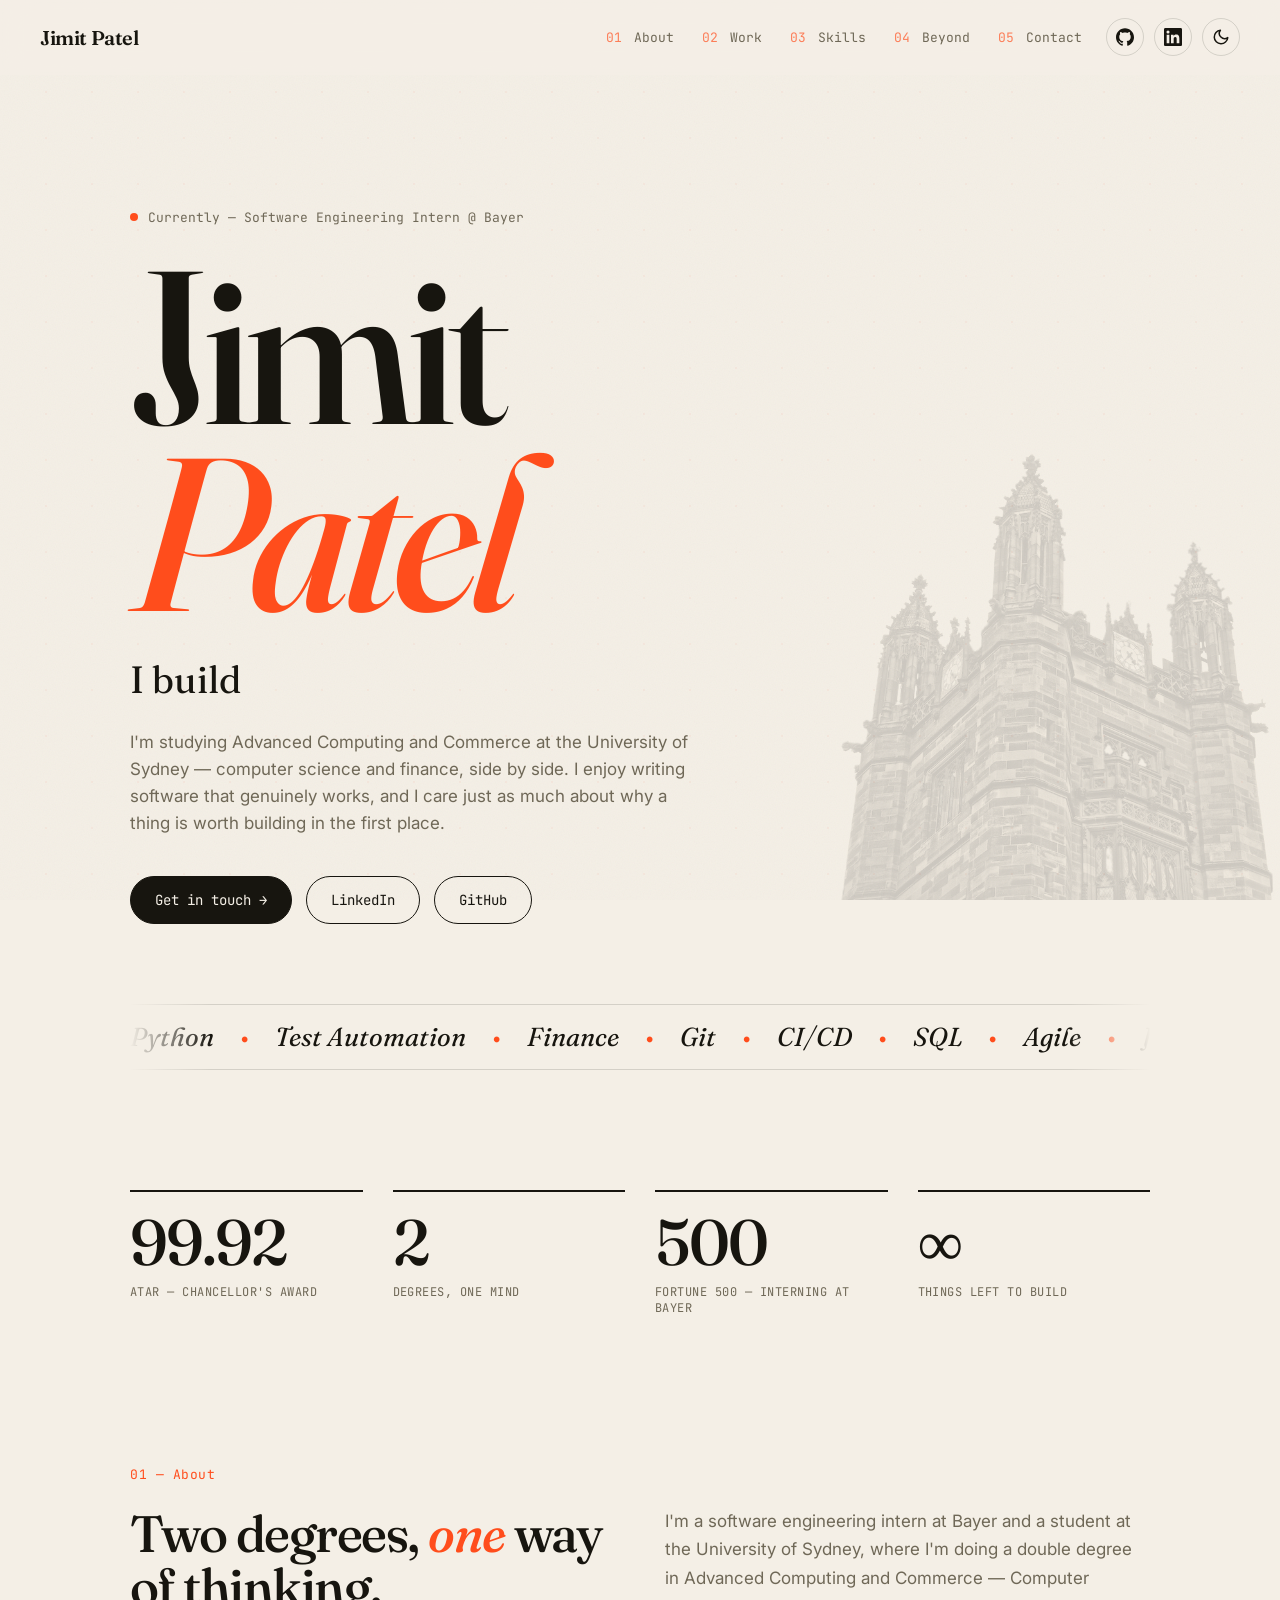
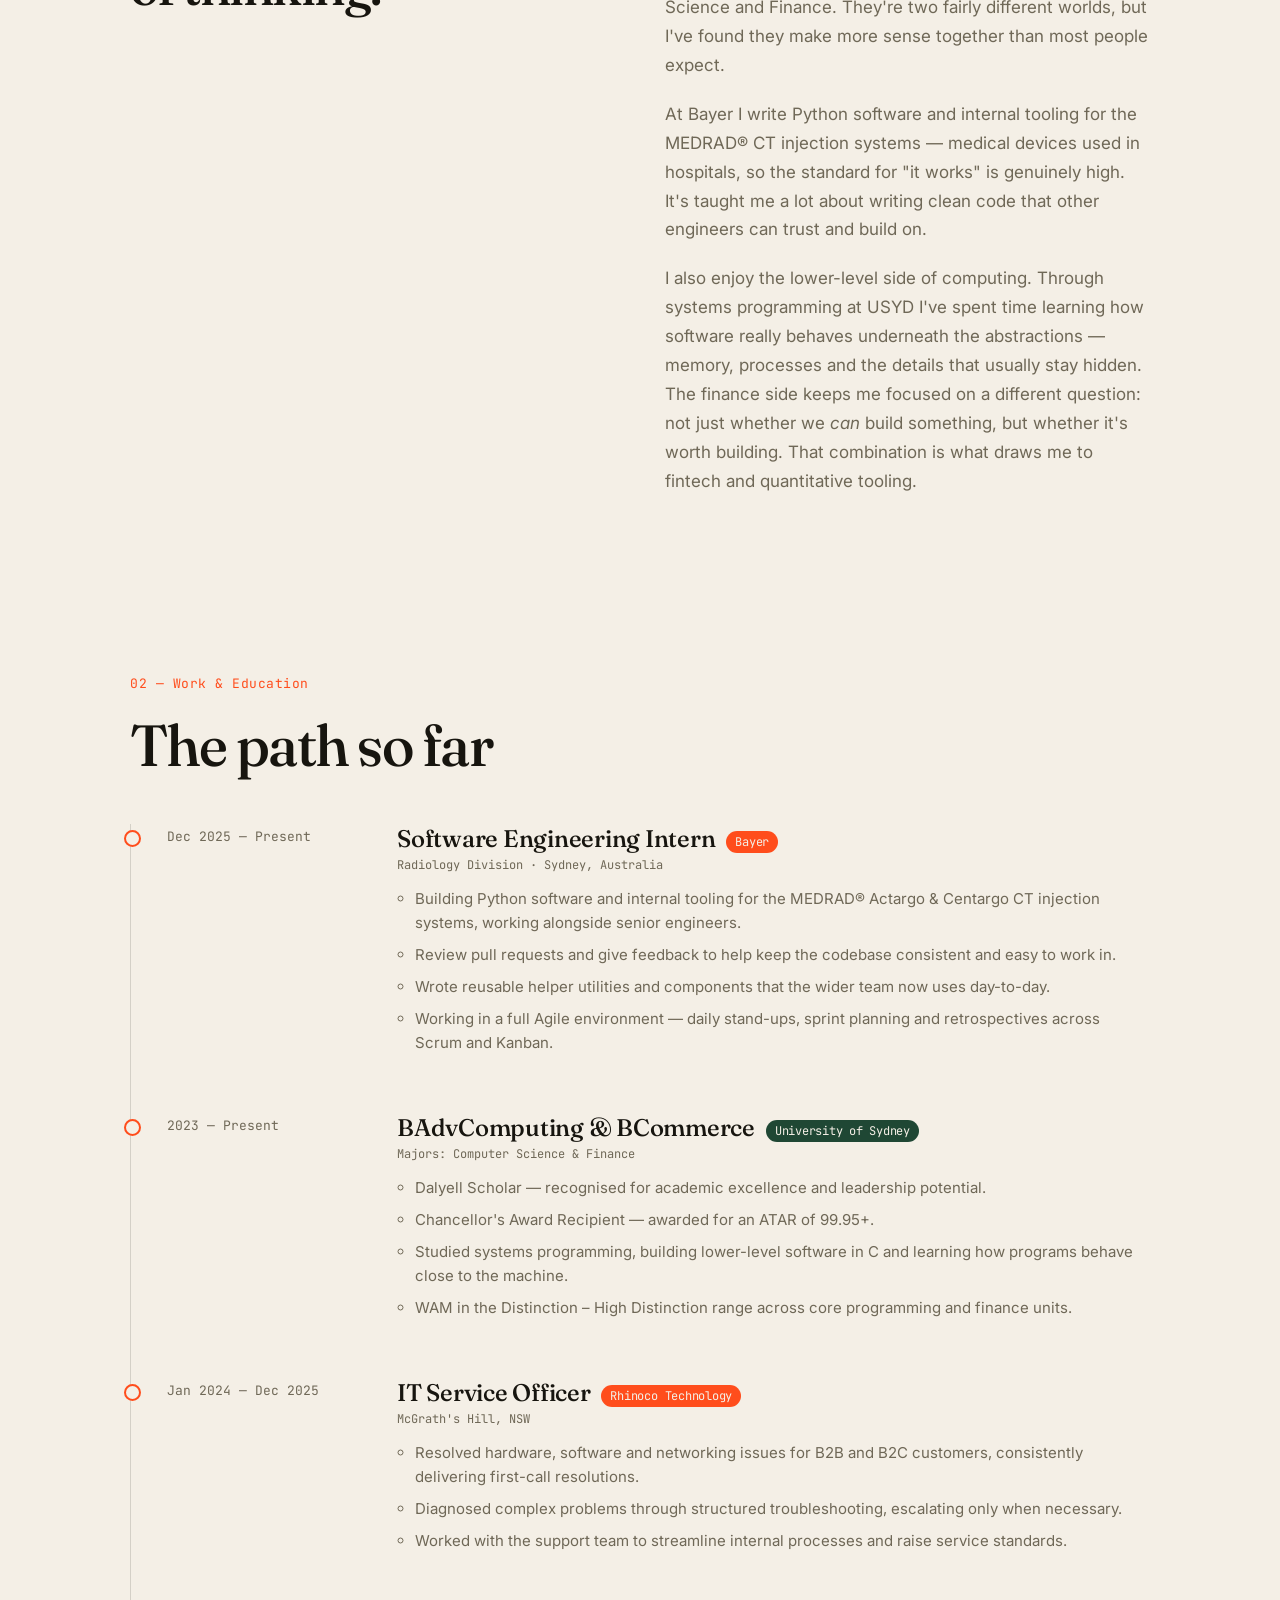
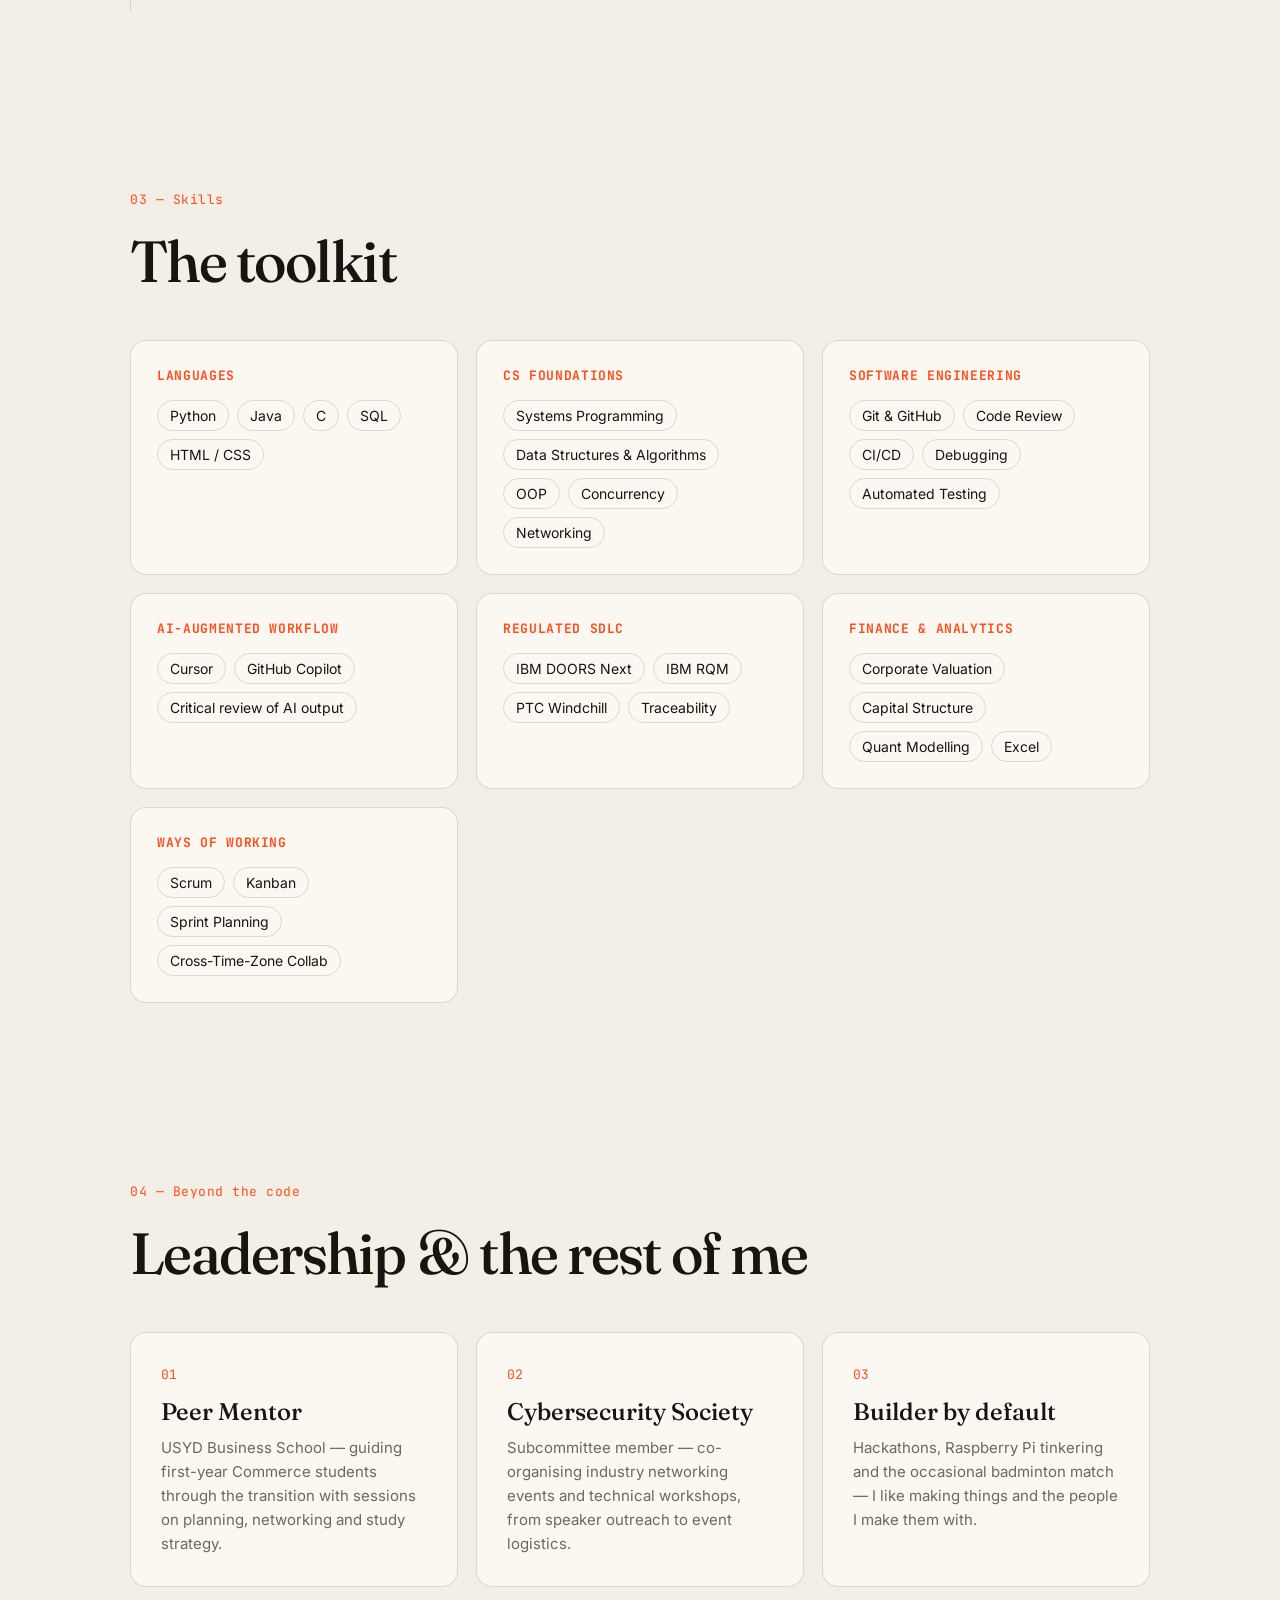
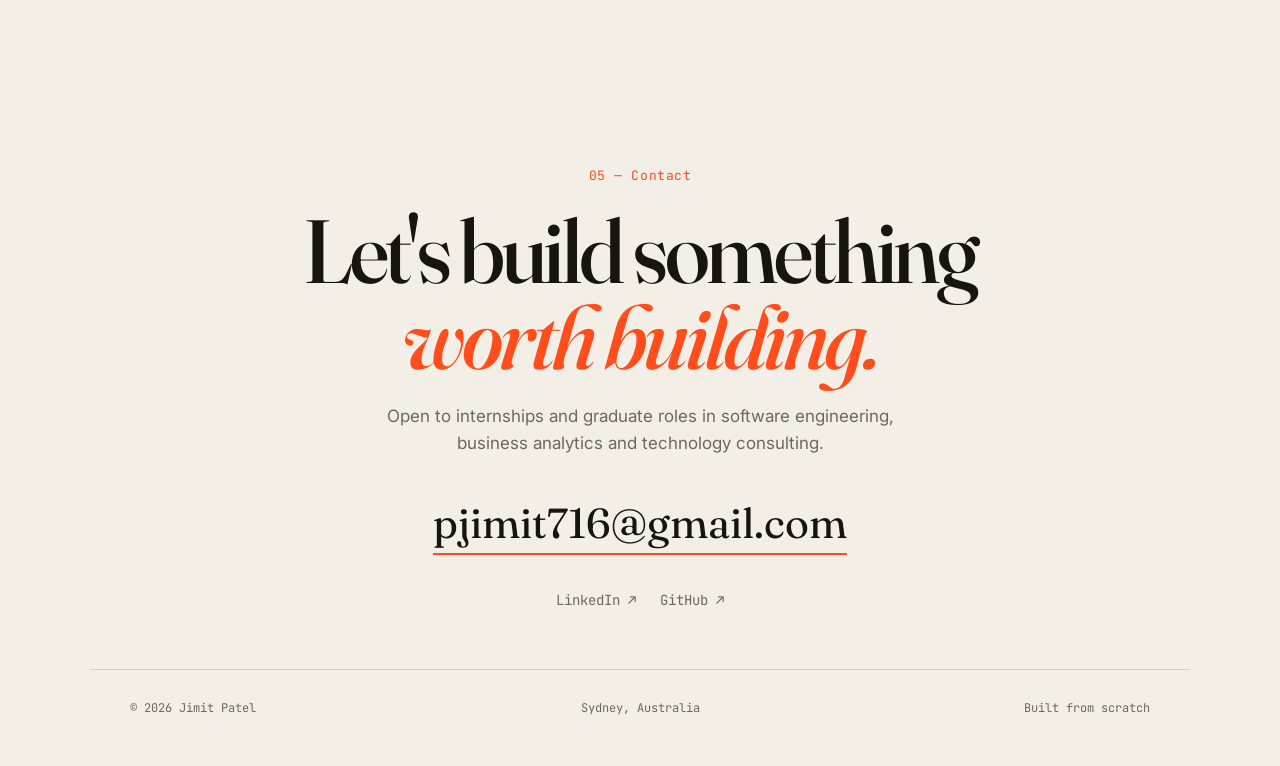
<file: index.html>
<!DOCTYPE html>
<html lang="en">
<head>
<meta charset="UTF-8">
<meta name="viewport" content="width=device-width, initial-scale=1.0">
<script>
  (function () {
    try {
      var t = localStorage.getItem('theme');
      if (!t) t = matchMedia('(prefers-color-scheme: dark)').matches ? 'dark' : 'light';
      document.documentElement.setAttribute('data-theme', t);
    } catch (e) {}
  })();
</script>
<title>Jimit Patel — Software Engineer & Commerce Student | Sydney</title>
<meta name="description" content="Jimit Patel — Software Engineering Intern at Bayer. Advanced Computing & Commerce at the University of Sydney. Building at the intersection of technology and business.">
<meta name="keywords" content="Jimit Patel, Jimit Patel Sydney, Jimit Patel USYD, software engineer Sydney, computer science student Australia, Bayer intern, Advanced Computing USYD">
<meta name="author" content="Jimit Patel">
<meta name="robots" content="index, follow">
<link rel="canonical" href="https://jimit.xyz">
<link rel="icon" type="image/svg+xml" href="favicon.svg">

<!-- Geo targeting: Australia & India -->
<meta name="geo.region" content="AU-NSW">
<meta name="geo.placename" content="Sydney, New South Wales, Australia">

<!-- Open Graph (controls how link looks when shared on LinkedIn, WhatsApp etc) -->
<meta property="og:type" content="profile">
<meta property="og:title" content="Jimit Patel — Software Engineer & Commerce Student">
<meta property="og:description" content="Software Engineering Intern at Bayer. Advanced Computing & Commerce at the University of Sydney.">
<meta property="og:url" content="https://jimit.xyz">
<meta property="og:site_name" content="Jimit Patel">
<meta property="profile:first_name" content="Jimit">
<meta property="profile:last_name" content="Patel">

<!-- Structured data: tells Google exactly who you are -->
<script type="application/ld+json">
{
  "@context": "https://schema.org",
  "@type": "Person",
  "name": "Jimit Patel",
  "url": "https://jimit.xyz",
  "jobTitle": "Software Engineering Intern",
  "worksFor": { "@type": "Organization", "name": "Bayer" },
  "alumniOf": { "@type": "CollegeOrUniversity", "name": "University of Sydney" },
  "address": { "@type": "PostalAddress", "addressLocality": "Sydney", "addressCountry": "AU" },
  "sameAs": [
    "https://github.com/Jimit-Bayer",
    "https://www.linkedin.com/in/-jimit-patel"
  ]
}
</script>

<link rel="preconnect" href="https://fonts.googleapis.com">
<link rel="preconnect" href="https://fonts.gstatic.com" crossorigin>
<link href="https://fonts.googleapis.com/css2?family=Fraunces:ital,opsz,wght@0,9..144,300..900;1,9..144,300..900&family=Inter:wght@300;400;500;600&family=JetBrains+Mono:wght@400;500&display=swap" rel="stylesheet">
<link rel="stylesheet" href="style.css">
</head>

<body>

<canvas id="grid" aria-hidden="true"></canvas>
<div class="grain" aria-hidden="true"></div>
<div class="cursor-glow" aria-hidden="true"></div>

<div class="quad-bg" aria-hidden="true"></div>

<nav>
  <a href="#top" class="brand">Jimit Patel</a>
  <div class="nav-right">
    <div class="nav-links" id="navLinks">
      <a href="#about"><span>01</span> About</a>
      <a href="#work"><span>02</span> Work</a>
      <a href="#skills"><span>03</span> Skills</a>
      <a href="#beyond"><span>04</span> Beyond</a>
      <a href="#contact"><span>05</span> Contact</a>
    </div>
    <div class="nav-icons">
      <a class="icon-btn" href="https://github.com/Jimit-Bayer" target="_blank" rel="noopener" aria-label="GitHub">
        <svg viewBox="0 0 24 24" fill="currentColor" aria-hidden="true"><path d="M12 .297c-6.63 0-12 5.373-12 12 0 5.303 3.438 9.8 8.205 11.385.6.113.82-.258.82-.577 0-.285-.01-1.04-.015-2.04-3.338.724-4.042-1.61-4.042-1.61C4.422 18.07 3.633 17.7 3.633 17.7c-1.087-.744.084-.729.084-.729 1.205.084 1.838 1.236 1.838 1.236 1.07 1.835 2.809 1.305 3.495.998.108-.776.417-1.305.76-1.605-2.665-.3-5.466-1.332-5.466-5.93 0-1.31.465-2.38 1.235-3.22-.135-.303-.54-1.523.105-3.176 0 0 1.005-.322 3.3 1.23.96-.267 1.98-.399 3-.405 1.02.006 2.04.138 3 .405 2.28-1.552 3.285-1.23 3.285-1.23.645 1.653.24 2.873.12 3.176.765.84 1.23 1.91 1.23 3.22 0 4.61-2.805 5.625-5.475 5.92.42.36.81 1.096.81 2.22 0 1.606-.015 2.896-.015 3.286 0 .315.21.69.825.57C20.565 22.092 24 17.592 24 12.297c0-6.627-5.373-12-12-12"/></svg>
      </a>
      <a class="icon-btn" href="https://www.linkedin.com/in/-jimit-patel" target="_blank" rel="noopener" aria-label="LinkedIn">
        <svg viewBox="0 0 24 24" fill="currentColor" aria-hidden="true"><path d="M20.447 20.452h-3.554v-5.569c0-1.328-.027-3.037-1.852-3.037-1.853 0-2.136 1.445-2.136 2.939v5.667H9.351V9h3.414v1.561h.046c.477-.9 1.637-1.85 3.37-1.85 3.601 0 4.267 2.37 4.267 5.455v6.286zM5.337 7.433a2.062 2.062 0 01-2.063-2.065 2.064 2.064 0 112.063 2.065zm1.782 13.019H3.555V9h3.564v11.452zM22.225 0H1.771C.792 0 0 .774 0 1.729v20.542C0 23.227.792 24 1.771 24h20.451C23.2 24 24 23.227 24 22.271V1.729C24 .774 23.2 0 22.222 0h.003z"/></svg>
      </a>
      <button class="icon-btn theme-toggle" id="themeToggle" aria-label="Toggle dark mode">
        <svg class="icon-moon" viewBox="0 0 24 24" fill="none" stroke="currentColor" stroke-width="2" stroke-linecap="round" stroke-linejoin="round" aria-hidden="true"><path d="M21 12.79A9 9 0 1 1 11.21 3 7 7 0 0 0 21 12.79z"/></svg>
        <svg class="icon-sun" viewBox="0 0 24 24" fill="none" stroke="currentColor" stroke-width="2" stroke-linecap="round" stroke-linejoin="round" aria-hidden="true"><circle cx="12" cy="12" r="5"/><line x1="12" y1="1" x2="12" y2="3"/><line x1="12" y1="21" x2="12" y2="23"/><line x1="4.22" y1="4.22" x2="5.64" y2="5.64"/><line x1="18.36" y1="18.36" x2="19.78" y2="19.78"/><line x1="1" y1="12" x2="3" y2="12"/><line x1="21" y1="12" x2="23" y2="12"/><line x1="4.22" y1="19.78" x2="5.64" y2="18.36"/><line x1="18.36" y1="5.64" x2="19.78" y2="4.22"/></svg>
      </button>
    </div>
    <button class="nav-toggle" id="navToggle" aria-label="Toggle menu" aria-expanded="false">
      <span></span><span></span><span></span>
    </button>
  </div>
</nav>

<header class="hero" id="top">
  <p class="eyeline" data-reveal><span class="dot"></span> Currently — Software Engineering Intern @ Bayer</p>

  <h1 data-reveal>
    <span class="line">Jimit</span>
    <span class="line accent">Patel</span>
  </h1>

  <p class="role" data-reveal>
    <span class="role-static">I build </span><span class="role-rotate" id="rotator">reliable systems</span>
  </p>

  <p class="lede" data-reveal>
    I'm studying Advanced Computing and Commerce at the University of Sydney — computer
    science and finance, side by side. I enjoy writing software that genuinely works, and
    I care just as much about why a thing is worth building in the first place.
  </p>

  <div class="buttons" data-reveal>
    <a class="btn primary magnetic" href="#contact">Get in touch <span aria-hidden="true">→</span></a>
    <a class="btn ghost magnetic" href="https://www.linkedin.com/in/-jimit-patel" target="_blank" rel="noopener">LinkedIn</a>
    <a class="btn ghost magnetic" href="https://github.com/Jimit-Bayer" target="_blank" rel="noopener">GitHub</a>
  </div>

  <div class="marquee" aria-hidden="true">
    <div class="marquee-track">
      <span>Python</span><span>•</span><span>Test Automation</span><span>•</span><span>Finance</span><span>•</span><span>Git</span><span>•</span><span>CI/CD</span><span>•</span><span>SQL</span><span>•</span><span>Agile</span><span>•</span><span>Java</span><span>•</span>
      <span>Python</span><span>•</span><span>Test Automation</span><span>•</span><span>Finance</span><span>•</span><span>Git</span><span>•</span><span>CI/CD</span><span>•</span><span>SQL</span><span>•</span><span>Agile</span><span>•</span><span>Java</span><span>•</span>
    </div>
  </div>
</header>

<section class="stats" id="stats">
  <div class="stat" data-reveal>
    <span class="num" data-count="99.95" data-decimals="2">0</span>
    <span class="label">ATAR — Chancellor's Award</span>
  </div>
  <div class="stat" data-reveal>
    <span class="num" data-count="2">0</span>
    <span class="label">Degrees, one mind</span>
  </div>
  <div class="stat" data-reveal>
    <span class="num"><span data-count="500">0</span></span>
    <span class="label">Fortune 500 — interning at Bayer</span>
  </div>
  <div class="stat" data-reveal>
    <span class="num">∞</span>
    <span class="label">Things left to build</span>
  </div>
</section>

<section id="about">
  <p class="section-tag" data-reveal>01 — About</p>
  <div class="about-grid">
    <h2 data-reveal>Two degrees, <em>one</em> way of thinking.</h2>
    <div class="about-body">
      <p data-reveal>
        I'm a software engineering intern at Bayer and a student at the University of Sydney,
        where I'm doing a double degree in Advanced Computing and Commerce — Computer Science
        and Finance. They're two fairly different worlds, but I've found they make more sense
        together than most people expect.
      </p>
      <p data-reveal>
        At Bayer I write Python software and internal tooling for the MEDRAD® CT injection
        systems — medical devices used in hospitals, so the standard for "it works" is genuinely
        high. It's taught me a lot about writing clean code that other engineers can trust and build on.
      </p>
      <p data-reveal>
        I also enjoy the lower-level side of computing. Through systems programming at USYD I've
        spent time learning how software really behaves underneath the abstractions — memory,
        processes and the details that usually stay hidden. The finance side keeps me focused on
        a different question: not just whether we <em>can</em> build something, but whether it's
        worth building. That combination is what draws me to fintech and quantitative tooling.
      </p>
    </div>
  </div>
</section>

<section id="work">
  <p class="section-tag" data-reveal>02 — Work &amp; Education</p>
  <h2 class="section-head" data-reveal>The path so far</h2>

  <ol class="timeline">
    <li class="tl-item" data-reveal>
      <div class="tl-time">Dec 2025 — Present</div>
      <div class="tl-card">
        <h3>Software Engineering Intern <span class="org">Bayer</span></h3>
        <p class="place">Radiology Division · Sydney, Australia</p>
        <ul>
          <li>Building Python software and internal tooling for the MEDRAD® Actargo &amp; Centargo CT injection systems, working alongside senior engineers.</li>
          <li>Review pull requests and give feedback to help keep the codebase consistent and easy to work in.</li>
          <li>Wrote reusable helper utilities and components that the wider team now uses day-to-day.</li>
          <li>Working in a full Agile environment — daily stand-ups, sprint planning and retrospectives across Scrum and Kanban.</li>
        </ul>
      </div>
    </li>

    <li class="tl-item" data-reveal>
      <div class="tl-time">2023 — Present</div>
      <div class="tl-card edu">
        <h3>BAdvComputing &amp; BCommerce <span class="org">University of Sydney</span></h3>
        <p class="place">Majors: Computer Science &amp; Finance</p>
        <ul>
          <li>Dalyell Scholar — recognised for academic excellence and leadership potential.</li>
          <li>Chancellor's Award Recipient — awarded for an ATAR of 99.95+.</li>
          <li>Studied systems programming, building lower-level software in C and learning how programs behave close to the machine.</li>
          <li>WAM in the Distinction – High Distinction range across core programming and finance units.</li>
        </ul>
      </div>
    </li>

    <li class="tl-item" data-reveal>
      <div class="tl-time">Jan 2024 — Dec 2025</div>
      <div class="tl-card">
        <h3>IT Service Officer <span class="org">Rhinoco Technology</span></h3>
        <p class="place">McGrath's Hill, NSW</p>
        <ul>
          <li>Resolved hardware, software and networking issues for B2B and B2C customers, consistently delivering first-call resolutions.</li>
          <li>Diagnosed complex problems through structured troubleshooting, escalating only when necessary.</li>
          <li>Worked with the support team to streamline internal processes and raise service standards.</li>
        </ul>
      </div>
    </li>
  </ol>
</section>

<section id="skills">
  <p class="section-tag" data-reveal>03 — Skills</p>
  <h2 class="section-head" data-reveal>The toolkit</h2>

  <div class="skill-grid">
    <div class="skill-card" data-reveal>
      <h3>Languages</h3>
      <div class="tags">
        <span>Python</span><span>Java</span><span>C</span><span>SQL</span><span>HTML / CSS</span>
      </div>
    </div>
    <div class="skill-card" data-reveal>
      <h3>CS Foundations</h3>
      <div class="tags">
        <span>Systems Programming</span><span>Data Structures &amp; Algorithms</span><span>OOP</span><span>Concurrency</span><span>Networking</span>
      </div>
    </div>
    <div class="skill-card" data-reveal>
      <h3>Software Engineering</h3>
      <div class="tags">
        <span>Git &amp; GitHub</span><span>Code Review</span><span>CI/CD</span><span>Debugging</span><span>Automated Testing</span>
      </div>
    </div>
    <div class="skill-card" data-reveal>
      <h3>AI-Augmented Workflow</h3>
      <div class="tags">
        <span>Cursor</span><span>GitHub Copilot</span><span>Critical review of AI output</span>
      </div>
    </div>
    <div class="skill-card" data-reveal>
      <h3>Regulated SDLC</h3>
      <div class="tags">
        <span>IBM DOORS Next</span><span>IBM RQM</span><span>PTC Windchill</span><span>Traceability</span>
      </div>
    </div>
    <div class="skill-card" data-reveal>
      <h3>Finance &amp; Analytics</h3>
      <div class="tags">
        <span>Corporate Valuation</span><span>Capital Structure</span><span>Quant Modelling</span><span>Excel</span>
      </div>
    </div>
    <div class="skill-card" data-reveal>
      <h3>Ways of Working</h3>
      <div class="tags">
        <span>Scrum</span><span>Kanban</span><span>Sprint Planning</span><span>Cross-Time-Zone Collab</span>
      </div>
    </div>
  </div>
</section>

<section id="beyond">
  <p class="section-tag" data-reveal>04 — Beyond the code</p>
  <h2 class="section-head" data-reveal>Leadership &amp; the rest of me</h2>

  <div class="beyond-grid">
    <div class="beyond-card" data-reveal>
      <span class="bk-no">01</span>
      <h3>Peer Mentor</h3>
      <p>USYD Business School — guiding first-year Commerce students through the transition with sessions on planning, networking and study strategy.</p>
    </div>
    <div class="beyond-card" data-reveal>
      <span class="bk-no">02</span>
      <h3>Cybersecurity Society</h3>
      <p>Subcommittee member — co-organising industry networking events and technical workshops, from speaker outreach to event logistics.</p>
    </div>
    <div class="beyond-card" data-reveal>
      <span class="bk-no">03</span>
      <h3>Builder by default</h3>
      <p>Hackathons, Raspberry Pi tinkering and the occasional badminton match — I like making things and the people I make them with.</p>
    </div>
  </div>
</section>

<section id="contact">
  <p class="section-tag" data-reveal>05 — Contact</p>
  <h2 class="contact-head" data-reveal>Let's build something<br><em>worth building.</em></h2>
  <p class="contact-sub" data-reveal>Open to internships and graduate roles in software engineering, business analytics and technology consulting.</p>
  <a class="mail-link magnetic" href="mailto:pjimit716@gmail.com" data-reveal>pjimit716@gmail.com</a>
  <div class="contact-links" data-reveal>
    <a href="https://www.linkedin.com/in/-jimit-patel" target="_blank" rel="noopener">LinkedIn ↗</a>
    <a href="https://github.com/Jimit-Bayer" target="_blank" rel="noopener">GitHub ↗</a>
  </div>
</section>

<footer>
  <span>© 2026 Jimit Patel</span>
  <span>Sydney, Australia</span>
  <span>Built from scratch</span>
</footer>

<button class="to-top" id="toTop" aria-label="Back to top">↑</button>

<script src="script.js"></script>
</body>
</html>
</file>
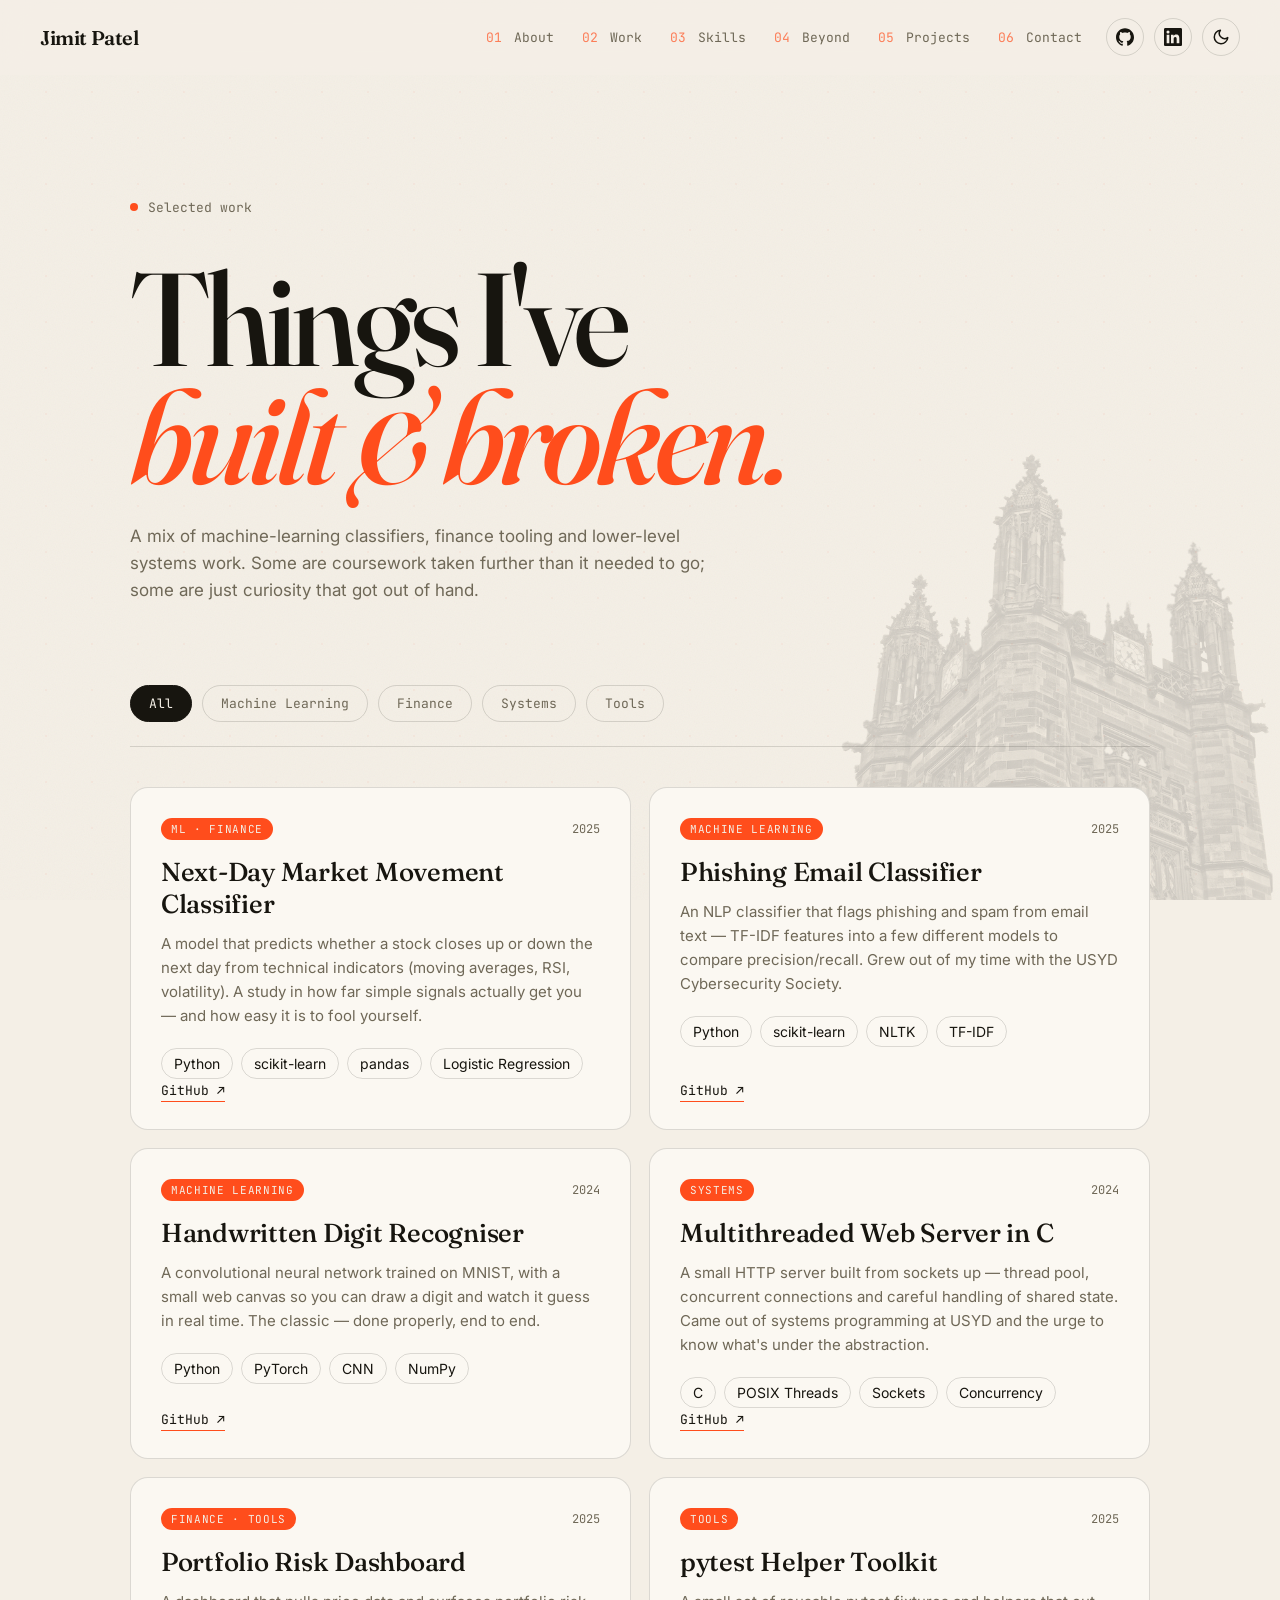
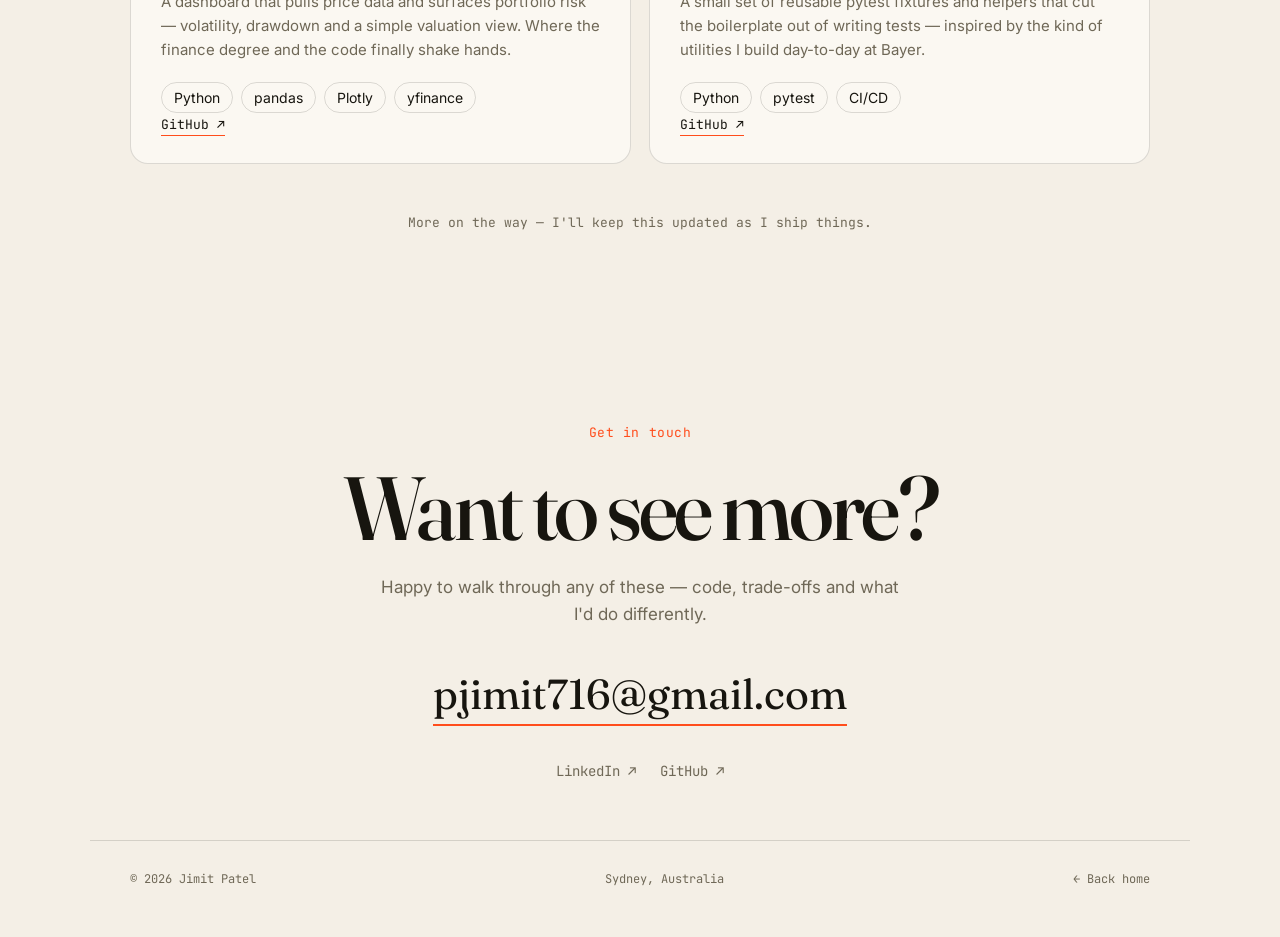
<file: projects.html>
<!DOCTYPE html>
<html lang="en">
<head>
<meta charset="UTF-8">
<meta name="viewport" content="width=device-width, initial-scale=1.0">
<script>
  (function () {
    try {
      var t = localStorage.getItem('theme');
      if (!t) t = matchMedia('(prefers-color-scheme: dark)').matches ? 'dark' : 'light';
      document.documentElement.setAttribute('data-theme', t);
    } catch (e) {}
  })();
</script>
<title>Jimit Patel — Projects</title>
<meta name="description" content="Projects by Jimit Patel — machine learning classifiers, finance tooling and systems programming.">
<link rel="icon" type="image/svg+xml" href="favicon.svg">
<link rel="preconnect" href="https://fonts.googleapis.com">
<link rel="preconnect" href="https://fonts.gstatic.com" crossorigin>
<link href="https://fonts.googleapis.com/css2?family=Fraunces:ital,opsz,wght@0,9..144,300..900;1,9..144,300..900&family=Inter:wght@300;400;500;600&family=JetBrains+Mono:wght@400;500&display=swap" rel="stylesheet">
<link rel="stylesheet" href="style.css">
</head>

<body>

<canvas id="grid" aria-hidden="true"></canvas>
<div class="grain" aria-hidden="true"></div>
<div class="cursor-glow" aria-hidden="true"></div>

<div class="quad-bg" aria-hidden="true"></div>

<nav>
  <a href="index.html#top" class="brand">Jimit Patel</a>
  <div class="nav-right">
    <div class="nav-links" id="navLinks">
      <a href="index.html#about"><span>01</span> About</a>
      <a href="index.html#work"><span>02</span> Work</a>
      <a href="index.html#skills"><span>03</span> Skills</a>
      <a href="index.html#beyond"><span>04</span> Beyond</a>
      <a href="projects.html" class="active"><span>05</span> Projects</a>
      <a href="index.html#contact"><span>06</span> Contact</a>
    </div>
    <div class="nav-icons">
      <a class="icon-btn" href="https://github.com/Jimit-Bayer" target="_blank" rel="noopener" aria-label="GitHub">
        <svg viewBox="0 0 24 24" fill="currentColor" aria-hidden="true"><path d="M12 .297c-6.63 0-12 5.373-12 12 0 5.303 3.438 9.8 8.205 11.385.6.113.82-.258.82-.577 0-.285-.01-1.04-.015-2.04-3.338.724-4.042-1.61-4.042-1.61C4.422 18.07 3.633 17.7 3.633 17.7c-1.087-.744.084-.729.084-.729 1.205.084 1.838 1.236 1.838 1.236 1.07 1.835 2.809 1.305 3.495.998.108-.776.417-1.305.76-1.605-2.665-.3-5.466-1.332-5.466-5.93 0-1.31.465-2.38 1.235-3.22-.135-.303-.54-1.523.105-3.176 0 0 1.005-.322 3.3 1.23.96-.267 1.98-.399 3-.405 1.02.006 2.04.138 3 .405 2.28-1.552 3.285-1.23 3.285-1.23.645 1.653.24 2.873.12 3.176.765.84 1.23 1.91 1.23 3.22 0 4.61-2.805 5.625-5.475 5.92.42.36.81 1.096.81 2.22 0 1.606-.015 2.896-.015 3.286 0 .315.21.69.825.57C20.565 22.092 24 17.592 24 12.297c0-6.627-5.373-12-12-12"/></svg>
      </a>
      <a class="icon-btn" href="https://www.linkedin.com/in/-jimit-patel" target="_blank" rel="noopener" aria-label="LinkedIn">
        <svg viewBox="0 0 24 24" fill="currentColor" aria-hidden="true"><path d="M20.447 20.452h-3.554v-5.569c0-1.328-.027-3.037-1.852-3.037-1.853 0-2.136 1.445-2.136 2.939v5.667H9.351V9h3.414v1.561h.046c.477-.9 1.637-1.85 3.37-1.85 3.601 0 4.267 2.37 4.267 5.455v6.286zM5.337 7.433a2.062 2.062 0 01-2.063-2.065 2.064 2.064 0 112.063 2.065zm1.782 13.019H3.555V9h3.564v11.452zM22.225 0H1.771C.792 0 0 .774 0 1.729v20.542C0 23.227.792 24 1.771 24h20.451C23.2 24 24 23.227 24 22.271V1.729C24 .774 23.2 0 22.222 0h.003z"/></svg>
      </a>
      <button class="icon-btn theme-toggle" id="themeToggle" aria-label="Toggle dark mode">
        <svg class="icon-moon" viewBox="0 0 24 24" fill="none" stroke="currentColor" stroke-width="2" stroke-linecap="round" stroke-linejoin="round" aria-hidden="true"><path d="M21 12.79A9 9 0 1 1 11.21 3 7 7 0 0 0 21 12.79z"/></svg>
        <svg class="icon-sun" viewBox="0 0 24 24" fill="none" stroke="currentColor" stroke-width="2" stroke-linecap="round" stroke-linejoin="round" aria-hidden="true"><circle cx="12" cy="12" r="5"/><line x1="12" y1="1" x2="12" y2="3"/><line x1="12" y1="21" x2="12" y2="23"/><line x1="4.22" y1="4.22" x2="5.64" y2="5.64"/><line x1="18.36" y1="18.36" x2="19.78" y2="19.78"/><line x1="1" y1="12" x2="3" y2="12"/><line x1="21" y1="12" x2="23" y2="12"/><line x1="4.22" y1="19.78" x2="5.64" y2="18.36"/><line x1="18.36" y1="5.64" x2="19.78" y2="4.22"/></svg>
      </button>
    </div>
    <button class="nav-toggle" id="navToggle" aria-label="Toggle menu" aria-expanded="false">
      <span></span><span></span><span></span>
    </button>
  </div>
</nav>

<header class="proj-hero" id="top">
  <p class="eyeline" data-reveal><span class="dot"></span> Selected work</p>
  <h1 data-reveal>Things I've<br><span class="accent">built &amp; broken.</span></h1>
  <p class="lede" data-reveal>
    A mix of machine-learning classifiers, finance tooling and lower-level systems work.
    Some are coursework taken further than it needed to go; some are just curiosity that
    got out of hand.
  </p>
</header>

<section class="proj-section">
  <div class="filter-bar" data-reveal>
    <button class="filter active" data-filter="all">All</button>
    <button class="filter" data-filter="ml">Machine Learning</button>
    <button class="filter" data-filter="finance">Finance</button>
    <button class="filter" data-filter="systems">Systems</button>
    <button class="filter" data-filter="tools">Tools</button>
  </div>

  <div class="proj-grid" id="projGrid">

    <article class="proj-card" data-category="ml finance" data-reveal>
      <div class="pc-top">
        <span class="pc-cat">ML · Finance</span>
        <span class="pc-year">2025</span>
      </div>
      <h3>Next-Day Market Movement Classifier</h3>
      <p>A model that predicts whether a stock closes up or down the next day from technical
        indicators (moving averages, RSI, volatility). A study in how far simple signals
        actually get you — and how easy it is to fool yourself.</p>
      <div class="tags">
        <span>Python</span><span>scikit-learn</span><span>pandas</span><span>Logistic Regression</span>
      </div>
      <div class="pc-links">
        <a href="#" target="_blank" rel="noopener">GitHub ↗</a>
      </div>
    </article>

    <article class="proj-card" data-category="ml" data-reveal>
      <div class="pc-top">
        <span class="pc-cat">Machine Learning</span>
        <span class="pc-year">2025</span>
      </div>
      <h3>Phishing Email Classifier</h3>
      <p>An NLP classifier that flags phishing and spam from email text — TF-IDF features into
        a few different models to compare precision/recall. Grew out of my time with the USYD
        Cybersecurity Society.</p>
      <div class="tags">
        <span>Python</span><span>scikit-learn</span><span>NLTK</span><span>TF-IDF</span>
      </div>
      <div class="pc-links">
        <a href="#" target="_blank" rel="noopener">GitHub ↗</a>
      </div>
    </article>

    <article class="proj-card" data-category="ml" data-reveal>
      <div class="pc-top">
        <span class="pc-cat">Machine Learning</span>
        <span class="pc-year">2024</span>
      </div>
      <h3>Handwritten Digit Recogniser</h3>
      <p>A convolutional neural network trained on MNIST, with a small web canvas so you can
        draw a digit and watch it guess in real time. The classic — done properly, end to end.</p>
      <div class="tags">
        <span>Python</span><span>PyTorch</span><span>CNN</span><span>NumPy</span>
      </div>
      <div class="pc-links">
        <a href="#" target="_blank" rel="noopener">GitHub ↗</a>
      </div>
    </article>

    <article class="proj-card" data-category="systems" data-reveal>
      <div class="pc-top">
        <span class="pc-cat">Systems</span>
        <span class="pc-year">2024</span>
      </div>
      <h3>Multithreaded Web Server in C</h3>
      <p>A small HTTP server built from sockets up — thread pool, concurrent connections and
        careful handling of shared state. Came out of systems programming at USYD and the urge
        to know what's under the abstraction.</p>
      <div class="tags">
        <span>C</span><span>POSIX Threads</span><span>Sockets</span><span>Concurrency</span>
      </div>
      <div class="pc-links">
        <a href="#" target="_blank" rel="noopener">GitHub ↗</a>
      </div>
    </article>

    <article class="proj-card" data-category="finance tools" data-reveal>
      <div class="pc-top">
        <span class="pc-cat">Finance · Tools</span>
        <span class="pc-year">2025</span>
      </div>
      <h3>Portfolio Risk Dashboard</h3>
      <p>A dashboard that pulls price data and surfaces portfolio risk — volatility, drawdown
        and a simple valuation view. Where the finance degree and the code finally shake hands.</p>
      <div class="tags">
        <span>Python</span><span>pandas</span><span>Plotly</span><span>yfinance</span>
      </div>
      <div class="pc-links">
        <a href="#" target="_blank" rel="noopener">GitHub ↗</a>
      </div>
    </article>

    <article class="proj-card" data-category="tools" data-reveal>
      <div class="pc-top">
        <span class="pc-cat">Tools</span>
        <span class="pc-year">2025</span>
      </div>
      <h3>pytest Helper Toolkit</h3>
      <p>A small set of reusable pytest fixtures and helpers that cut the boilerplate out of
        writing tests — inspired by the kind of utilities I build day-to-day at Bayer.</p>
      <div class="tags">
        <span>Python</span><span>pytest</span><span>CI/CD</span>
      </div>
      <div class="pc-links">
        <a href="#" target="_blank" rel="noopener">GitHub ↗</a>
      </div>
    </article>

  </div>

  <p class="proj-note" data-reveal>More on the way — I'll keep this updated as I ship things.</p>
</section>

<section id="contact">
  <p class="section-tag" data-reveal>Get in touch</p>
  <h2 class="contact-head" data-reveal>Want to see more?</h2>
  <p class="contact-sub" data-reveal>Happy to walk through any of these — code, trade-offs and what I'd do differently.</p>
  <a class="mail-link magnetic" href="mailto:pjimit716@gmail.com" data-reveal>pjimit716@gmail.com</a>
  <div class="contact-links" data-reveal>
    <a href="https://www.linkedin.com/in/-jimit-patel" target="_blank" rel="noopener">LinkedIn ↗</a>
    <a href="https://github.com/Jimit-Bayer" target="_blank" rel="noopener">GitHub ↗</a>
  </div>
</section>

<footer>
  <span>© 2026 Jimit Patel</span>
  <span>Sydney, Australia</span>
  <span><a href="index.html#top" style="color:inherit;text-decoration:none;">← Back home</a></span>
</footer>

<button class="to-top" id="toTop" aria-label="Back to top">↑</button>

<script src="script.js"></script>
<script>
/* ---------- project filtering ---------- */
const filters = document.querySelectorAll(".filter");
const cards = document.querySelectorAll(".proj-card");
filters.forEach((btn) => {
  btn.addEventListener("click", () => {
    filters.forEach((b) => b.classList.remove("active"));
    btn.classList.add("active");
    const f = btn.dataset.filter;
    cards.forEach((card) => {
      const show = f === "all" || card.dataset.category.includes(f);
      card.classList.toggle("hide", !show);
    });
  });
});
</script>
</body>
</html>
</file>
<file: style.css>
:root {
  --paper: #f4efe6;
  --paper-2: #ece5d8;
  --ink: #17150f;
  --muted: #6f6857;
  --line: rgba(23, 21, 15, 0.14);
  --accent: #ff4d1c;
  --accent-2: #1f4734;
  --card: #fbf8f2;
  --shadow: 0 24px 60px -28px rgba(23, 21, 15, 0.35);
  --nav-bg: rgba(244, 239, 230, 0.72);
  --nav-bg-mobile: rgba(244, 239, 230, 0.97);
  --serif: "Fraunces", Georgia, serif;
  --sans: "Inter", system-ui, sans-serif;
  --mono: "JetBrains Mono", monospace;
}

:root[data-theme="dark"] {
  --paper: #141210;
  --paper-2: #1c1915;
  --ink: #f1ece1;
  --muted: #9d9484;
  --line: rgba(241, 236, 225, 0.14);
  --accent: #ff5e30;
  --accent-2: #5fae86;
  --card: #1e1b16;
  --shadow: 0 24px 60px -28px rgba(0, 0, 0, 0.6);
  --nav-bg: rgba(20, 18, 16, 0.72);
  --nav-bg-mobile: rgba(20, 18, 16, 0.97);
}

* { box-sizing: border-box; }

html { scroll-behavior: smooth; }

body {
  margin: 0;
  font-family: var(--sans);
  background: var(--paper);
  color: var(--ink);
  overflow-x: hidden;
  -webkit-font-smoothing: antialiased;
  transition: background 0.4s ease, color 0.4s ease;
}

/* ---------- background layers ---------- */
#grid {
  position: fixed;
  inset: 0;
  width: 100%;
  height: 100%;
  z-index: -2;
  opacity: 0.5;
}

.grain {
  position: fixed;
  inset: 0;
  z-index: -1;
  pointer-events: none;
  opacity: 0.045;
  background-image: url("data:image/svg+xml,%3Csvg xmlns='http://www.w3.org/2000/svg' width='120' height='120'%3E%3Cfilter id='n'%3E%3CfeTurbulence type='fractalNoise' baseFrequency='0.85' numOctaves='3'/%3E%3C/filter%3E%3Crect width='100%25' height='100%25' filter='url(%23n)'/%3E%3C/svg%3E");
}

.cursor-glow {
  position: fixed;
  top: 0; left: 0;
  width: 460px; height: 460px;
  margin: -230px 0 0 -230px;
  border-radius: 50%;
  background: radial-gradient(circle, rgba(255, 77, 28, 0.16), transparent 60%);
  pointer-events: none;
  z-index: 0;
  transition: opacity 0.4s ease;
  opacity: 0;
}

/* click ripple / splash */
.ripple {
  position: fixed;
  width: 18px; height: 18px;
  margin: -9px 0 0 -9px;
  border-radius: 50%;
  background: radial-gradient(circle, var(--accent) 0%, rgba(255, 77, 28, 0.35) 45%, transparent 70%);
  pointer-events: none;
  z-index: 9999;
  opacity: 0.5;
  transform: scale(0);
  animation: ripple-out 0.65s cubic-bezier(0.16, 1, 0.3, 1) forwards;
}
@keyframes ripple-out {
  to { transform: scale(16); opacity: 0; }
}
@media (prefers-reduced-motion: reduce) {
  .ripple { display: none; }
}

/* USYD Quadrangle clock tower backdrop */
.quad-bg {
  position: fixed;
  right: 0;
  bottom: 0;
  width: min(440px, 44%);
  height: 88vh;
  opacity: 0.16;
  z-index: -1;
  pointer-events: none;
}
/* transparent building cutout — no rectangle, blends on any background */
.quad-bg::before {
  content: '';
  position: absolute;
  inset: 0;
  background: url("quad-cutout.png") no-repeat bottom right;
  background-size: contain;
  filter: grayscale(1) sepia(0.4) contrast(1.05) brightness(1.02);
}

/* ---------- nav ---------- */
nav {
  position: sticky;
  top: 0;
  z-index: 1000;
  display: flex;
  justify-content: space-between;
  align-items: center;
  padding: 18px 40px;
  background: var(--nav-bg);
  backdrop-filter: blur(14px);
  border-bottom: 1px solid transparent;
  transition: border-color 0.3s ease;
}

nav.scrolled { border-color: var(--line); }

.brand {
  font-family: var(--serif);
  font-weight: 600;
  font-size: 20px;
  letter-spacing: -0.02em;
  color: var(--ink);
  text-decoration: none;
}

.nav-links { display: flex; gap: 28px; }

.nav-links a {
  font-family: var(--mono);
  font-size: 13px;
  color: var(--muted);
  text-decoration: none;
  transition: color 0.25s ease;
  position: relative;
}

.nav-links a span { color: var(--accent); opacity: 0.7; margin-right: 4px; }
.nav-links a:hover,
.nav-links a.active { color: var(--ink); }

/* hamburger */
.nav-toggle {
  display: none;
  flex-direction: column;
  justify-content: center;
  gap: 5px;
  width: 42px; height: 42px;
  background: transparent;
  border: 1px solid var(--line);
  border-radius: 10px;
  cursor: pointer;
  padding: 0;
}
.nav-toggle span {
  display: block;
  width: 18px; height: 2px;
  margin: 0 auto;
  background: var(--ink);
  transition: transform 0.3s ease, opacity 0.3s ease;
}
.nav-toggle.open span:nth-child(1) { transform: translateY(7px) rotate(45deg); }
.nav-toggle.open span:nth-child(2) { opacity: 0; }
.nav-toggle.open span:nth-child(3) { transform: translateY(-7px) rotate(-45deg); }

/* right-side nav cluster */
.nav-right {
  display: flex;
  align-items: center;
  gap: 24px;
}
.nav-icons {
  display: flex;
  align-items: center;
  gap: 10px;
}

/* circular icon buttons (social links + theme toggle) */
.icon-btn {
  display: inline-flex;
  align-items: center;
  justify-content: center;
  width: 38px; height: 38px;
  border-radius: 50%;
  border: 1px solid var(--line);
  background: transparent;
  color: var(--ink);
  cursor: pointer;
  padding: 0;
  text-decoration: none;
  transition: background 0.25s ease, color 0.25s ease, border-color 0.25s ease, transform 0.25s ease;
}
.icon-btn:hover { background: var(--ink); color: var(--paper); transform: translateY(-2px); }
.icon-btn svg { width: 18px; height: 18px; }

/* dark mode toggle sun/moon swap */
.theme-toggle .icon-sun { display: none; }
.theme-toggle .icon-moon { display: block; }
:root[data-theme="dark"] .theme-toggle .icon-sun { display: block; }
:root[data-theme="dark"] .theme-toggle .icon-moon { display: none; }

/* ---------- hero ---------- */
.hero {
  position: relative;
  max-width: 1100px;
  margin: 0 auto;
  padding: 130px 40px 60px;
}

.eyeline {
  font-family: var(--mono);
  font-size: 13px;
  color: var(--muted);
  display: inline-flex;
  align-items: center;
  gap: 10px;
  margin: 0 0 26px;
}

.dot {
  width: 8px; height: 8px;
  border-radius: 50%;
  background: var(--accent);
  box-shadow: 0 0 0 0 rgba(255, 77, 28, 0.6);
  animation: pulse 2s infinite;
}

@keyframes pulse {
  0% { box-shadow: 0 0 0 0 rgba(255, 77, 28, 0.5); }
  70% { box-shadow: 0 0 0 9px rgba(255, 77, 28, 0); }
  100% { box-shadow: 0 0 0 0 rgba(255, 77, 28, 0); }
}

.hero h1 {
  font-family: var(--serif);
  font-weight: 500;
  font-size: clamp(72px, 17vw, 220px);
  line-height: 0.86;
  letter-spacing: -0.04em;
  margin: 0;
}

.hero h1 .line { display: block; }
.hero h1 .accent { color: var(--accent); font-style: italic; }

.role {
  font-family: var(--serif);
  font-size: clamp(22px, 3.4vw, 38px);
  font-weight: 400;
  margin: 30px 0 0;
  color: var(--ink);
}

.role-rotate {
  color: var(--accent-2);
  font-style: italic;
  border-bottom: 3px solid rgba(31, 71, 52, 0.25);
  transition: opacity 0.3s ease;
}

.lede {
  max-width: 560px;
  margin: 26px 0 0;
  font-size: 17px;
  line-height: 1.6;
  color: var(--muted);
}

.buttons {
  display: flex;
  flex-wrap: wrap;
  gap: 14px;
  margin-top: 38px;
}

.btn {
  font-family: var(--mono);
  font-size: 14px;
  padding: 14px 24px;
  border-radius: 100px;
  text-decoration: none;
  transition: transform 0.25s ease, background 0.25s ease, color 0.25s ease;
  border: 1px solid var(--ink);
}

.btn.primary { background: var(--ink); color: var(--paper); }
.btn.primary:hover { background: var(--accent); border-color: var(--accent); }
.btn.ghost { color: var(--ink); background: transparent; }
.btn.ghost:hover { background: var(--ink); color: var(--paper); }
.btn span { transition: transform 0.25s ease; display: inline-block; }
.btn.primary:hover span { transform: translateX(4px); }

/* ---------- marquee ---------- */
.marquee {
  margin-top: 80px;
  overflow: hidden;
  border-top: 1px solid var(--line);
  border-bottom: 1px solid var(--line);
  padding: 16px 0;
  -webkit-mask-image: linear-gradient(90deg, transparent, #000 8%, #000 92%, transparent);
  mask-image: linear-gradient(90deg, transparent, #000 8%, #000 92%, transparent);
}

.marquee-track {
  display: inline-flex;
  gap: 26px;
  white-space: nowrap;
  font-family: var(--serif);
  font-size: 26px;
  font-style: italic;
  color: var(--ink);
  animation: scroll 26s linear infinite;
}
.marquee-track span:nth-child(even) { color: var(--accent); font-style: normal; }

@keyframes scroll {
  to { transform: translateX(-50%); }
}

/* ---------- stats ---------- */
.stats {
  max-width: 1100px;
  margin: 60px auto;
  padding: 0 40px;
  display: grid;
  grid-template-columns: repeat(4, 1fr);
  gap: 30px;
}

.stat { border-top: 2px solid var(--ink); padding-top: 18px; }
.stat .num {
  display: block;
  font-family: var(--serif);
  font-size: clamp(40px, 5vw, 64px);
  font-weight: 500;
  line-height: 1;
  letter-spacing: -0.03em;
}
.stat .label {
  display: block;
  margin-top: 10px;
  font-family: var(--mono);
  font-size: 12px;
  color: var(--muted);
  text-transform: uppercase;
  letter-spacing: 0.04em;
}

/* ---------- sections ---------- */
section {
  max-width: 1100px;
  margin: 0 auto;
  padding: 90px 40px;
}

.section-tag {
  font-family: var(--mono);
  font-size: 13px;
  color: var(--accent);
  margin: 0 0 24px;
  letter-spacing: 0.04em;
}

.section-head {
  font-family: var(--serif);
  font-weight: 500;
  font-size: clamp(34px, 5vw, 58px);
  letter-spacing: -0.03em;
  margin: 0 0 50px;
  line-height: 1;
}

/* ---------- about ---------- */
.about-grid {
  display: grid;
  grid-template-columns: 1fr 1fr;
  gap: 50px;
}
.about-grid h2 {
  font-family: var(--serif);
  font-weight: 500;
  font-size: clamp(32px, 4vw, 52px);
  line-height: 1.05;
  letter-spacing: -0.03em;
  margin: 0;
}
.about-grid h2 em { color: var(--accent); }
.about-body p {
  font-size: 17px;
  line-height: 1.7;
  color: var(--muted);
  margin: 0 0 20px;
}
.about-body p:last-child { margin-bottom: 0; }

/* ---------- timeline ---------- */
.timeline {
  list-style: none;
  margin: 0;
  padding: 0;
  border-left: 1px solid var(--line);
}
.tl-item {
  position: relative;
  display: grid;
  grid-template-columns: 200px 1fr;
  gap: 30px;
  padding: 0 0 50px 36px;
}
.tl-item::before {
  content: "";
  position: absolute;
  left: -7px;
  top: 6px;
  width: 13px; height: 13px;
  border-radius: 50%;
  background: var(--paper);
  border: 2px solid var(--accent);
}
.tl-time {
  font-family: var(--mono);
  font-size: 13px;
  color: var(--muted);
  padding-top: 4px;
}
.tl-card h3 {
  font-family: var(--serif);
  font-weight: 500;
  font-size: 24px;
  margin: 0 0 4px;
  letter-spacing: -0.01em;
}
.tl-card h3 .org {
  display: inline-block;
  font-family: var(--mono);
  font-size: 12px;
  color: var(--paper);
  background: var(--accent);
  padding: 3px 9px;
  border-radius: 100px;
  vertical-align: middle;
  margin-left: 6px;
  font-weight: 400;
}
.tl-card.edu h3 .org { background: var(--accent-2); }
.place {
  font-family: var(--mono);
  font-size: 12px;
  color: var(--muted);
  margin: 0 0 14px;
}
.tl-card ul { margin: 0; padding-left: 18px; }
.tl-card li {
  font-size: 15px;
  line-height: 1.6;
  color: var(--muted);
  margin-bottom: 8px;
}

/* ---------- skills ---------- */
.skill-grid {
  display: grid;
  grid-template-columns: repeat(3, 1fr);
  gap: 18px;
}
.skill-card {
  background: var(--card);
  border: 1px solid var(--line);
  border-radius: 16px;
  padding: 26px;
  transition: transform 0.3s ease, box-shadow 0.3s ease;
}
.skill-card:hover { transform: translateY(-6px); box-shadow: var(--shadow); }
.skill-card h3 {
  font-family: var(--mono);
  font-size: 13px;
  text-transform: uppercase;
  letter-spacing: 0.05em;
  color: var(--accent);
  margin: 0 0 16px;
}
.tags { display: flex; flex-wrap: wrap; gap: 8px; }
.tags span {
  font-size: 14px;
  padding: 6px 12px;
  border: 1px solid var(--line);
  border-radius: 100px;
  color: var(--ink);
  transition: background 0.2s ease, color 0.2s ease;
}
.skill-card:hover .tags span { background: var(--paper-2); }

/* ---------- beyond ---------- */
.beyond-grid {
  display: grid;
  grid-template-columns: repeat(3, 1fr);
  gap: 18px;
}
.beyond-card {
  border: 1px solid var(--line);
  border-radius: 16px;
  padding: 30px;
  background: var(--card);
  transition: transform 0.3s ease, background 0.3s ease;
}
.beyond-card:hover { transform: translateY(-6px); background: var(--ink); }
.beyond-card:hover h3,
.beyond-card:hover p { color: var(--paper); }
.beyond-card:hover .bk-no { color: var(--accent); }
.bk-no {
  font-family: var(--mono);
  font-size: 13px;
  color: var(--accent);
}
.beyond-card h3 {
  font-family: var(--serif);
  font-weight: 500;
  font-size: 24px;
  margin: 14px 0 10px;
}
.beyond-card p {
  font-size: 15px;
  line-height: 1.6;
  color: var(--muted);
  margin: 0;
}

/* ---------- contact ---------- */
#contact { text-align: center; padding-bottom: 60px; }
.contact-head {
  font-family: var(--serif);
  font-weight: 500;
  font-size: clamp(40px, 7vw, 96px);
  line-height: 0.95;
  letter-spacing: -0.04em;
  margin: 0 auto 24px;
}
.contact-head em { color: var(--accent); }
.contact-sub {
  max-width: 540px;
  margin: 0 auto 40px;
  font-size: 17px;
  line-height: 1.6;
  color: var(--muted);
}
.mail-link {
  display: inline-block;
  font-family: var(--serif);
  font-size: clamp(24px, 4vw, 42px);
  color: var(--ink);
  text-decoration: none;
  border-bottom: 2px solid var(--accent);
  padding-bottom: 4px;
  transition: color 0.25s ease;
}
.mail-link:hover { color: var(--accent); }
.contact-links {
  margin-top: 36px;
  display: flex;
  gap: 24px;
  justify-content: center;
}
.contact-links a {
  font-family: var(--mono);
  font-size: 14px;
  color: var(--muted);
  text-decoration: none;
  transition: color 0.25s ease;
}
.contact-links a:hover { color: var(--ink); }

/* ---------- footer ---------- */
footer {
  max-width: 1100px;
  margin: 0 auto;
  padding: 30px 40px 50px;
  display: flex;
  flex-wrap: wrap;
  gap: 8px 24px;
  justify-content: space-between;
  border-top: 1px solid var(--line);
  font-family: var(--mono);
  font-size: 12px;
  color: var(--muted);
}
footer .credit { opacity: 0.7; }
footer .credit a { color: inherit; }

/* ---------- to top ---------- */
.to-top {
  position: fixed;
  bottom: 28px; right: 28px;
  width: 46px; height: 46px;
  border-radius: 50%;
  border: 1px solid var(--ink);
  background: var(--paper);
  color: var(--ink);
  cursor: pointer;
  font-size: 18px;
  opacity: 0;
  pointer-events: none;
  transition: opacity 0.3s ease, transform 0.3s ease, background 0.25s ease;
  z-index: 900;
}
.to-top.show { opacity: 1; pointer-events: auto; }
.to-top:hover { background: var(--ink); color: var(--paper); transform: translateY(-3px); }

/* ---------- projects page ---------- */
.proj-hero {
  max-width: 1100px;
  margin: 0 auto;
  padding: 120px 40px 40px;
}
.proj-hero h1 {
  font-family: var(--serif);
  font-weight: 500;
  font-size: clamp(56px, 11vw, 132px);
  line-height: 0.9;
  letter-spacing: -0.04em;
  margin: 18px 0 0;
}
.proj-hero h1 .accent { color: var(--accent); font-style: italic; }
.proj-hero .lede { max-width: 600px; }

.proj-section { max-width: 1100px; margin: 0 auto; padding: 40px 40px 90px; }

.filter-bar {
  display: flex;
  flex-wrap: wrap;
  gap: 10px;
  margin-bottom: 40px;
  border-bottom: 1px solid var(--line);
  padding-bottom: 24px;
}
.filter {
  font-family: var(--mono);
  font-size: 13px;
  padding: 9px 18px;
  border-radius: 100px;
  border: 1px solid var(--line);
  background: transparent;
  color: var(--muted);
  cursor: pointer;
  transition: background 0.25s ease, color 0.25s ease, border-color 0.25s ease;
}
.filter:hover { color: var(--ink); border-color: var(--ink); }
.filter.active { background: var(--ink); color: var(--paper); border-color: var(--ink); }

.proj-grid {
  display: grid;
  grid-template-columns: repeat(2, 1fr);
  gap: 18px;
}
.proj-card {
  background: var(--card);
  border: 1px solid var(--line);
  border-radius: 18px;
  padding: 30px;
  display: flex;
  flex-direction: column;
  transition: transform 0.3s ease, box-shadow 0.3s ease, opacity 0.3s ease;
}
.proj-card:hover { transform: translateY(-6px); box-shadow: var(--shadow); }
.proj-card.hide { display: none; }
.pc-top {
  display: flex;
  justify-content: space-between;
  align-items: center;
  margin-bottom: 16px;
}
.pc-cat {
  font-family: var(--mono);
  font-size: 11px;
  text-transform: uppercase;
  letter-spacing: 0.06em;
  color: var(--paper);
  background: var(--accent);
  padding: 4px 10px;
  border-radius: 100px;
}
.pc-year { font-family: var(--mono); font-size: 12px; color: var(--muted); }
.proj-card h3 {
  font-family: var(--serif);
  font-weight: 500;
  font-size: 26px;
  letter-spacing: -0.01em;
  margin: 0 0 12px;
}
.proj-card > p {
  font-size: 15px;
  line-height: 1.6;
  color: var(--muted);
  margin: 0 0 20px;
}
.pc-links { margin-top: auto; }
.pc-links a {
  font-family: var(--mono);
  font-size: 13px;
  color: var(--ink);
  text-decoration: none;
  border-bottom: 1px solid var(--accent);
  padding-bottom: 2px;
  transition: color 0.2s ease;
}
.pc-links a:hover { color: var(--accent); }
.proj-note {
  text-align: center;
  font-family: var(--mono);
  font-size: 13px;
  color: var(--muted);
  margin-top: 50px;
}

@media (max-width: 760px) {
  .proj-grid { grid-template-columns: 1fr; }
}
@media (max-width: 640px) {
  .proj-hero { padding: 90px 22px 30px; }
  .proj-section { padding: 30px 22px 70px; }
}

/* ---------- reveal animation ---------- */
[data-reveal] {
  opacity: 0;
  transform: translateY(24px);
  transition: opacity 0.7s cubic-bezier(0.16, 1, 0.3, 1),
              transform 0.7s cubic-bezier(0.16, 1, 0.3, 1);
}
[data-reveal].in { opacity: 1; transform: none; }

@media (prefers-reduced-motion: reduce) {
  * { animation: none !important; scroll-behavior: auto; }
  [data-reveal] { opacity: 1; transform: none; }
}

/* ---------- responsive ---------- */
@media (max-width: 880px) {
  .about-grid { grid-template-columns: 1fr; gap: 24px; }
  .stats { grid-template-columns: repeat(2, 1fr); }
  .skill-grid, .beyond-grid { grid-template-columns: 1fr; }
  .tl-item { grid-template-columns: 1fr; gap: 8px; }
}

@media (max-width: 760px) {
  .nav-toggle { display: flex; }
  .nav-links {
    position: absolute;
    top: 100%;
    left: 0;
    right: 0;
    flex-direction: column;
    gap: 0;
    background: var(--nav-bg-mobile);
    backdrop-filter: blur(14px);
    border-bottom: 1px solid var(--line);
    padding: 8px 0;
    max-height: 0;
    overflow: hidden;
    opacity: 0;
    pointer-events: none;
    transition: max-height 0.35s ease, opacity 0.25s ease;
  }
  .nav-links.open {
    max-height: 420px;
    opacity: 1;
    pointer-events: auto;
  }
  .nav-links a {
    padding: 14px 24px;
    font-size: 15px;
    border-bottom: 1px solid var(--line);
  }
  .nav-links a:last-child { border-bottom: none; }
}

@media (max-width: 640px) {
  nav { padding: 14px 20px; }
  .nav-right { gap: 10px; }
  .nav-icons { gap: 6px; }
  .icon-btn { width: 34px; height: 34px; }
  .icon-btn svg { width: 16px; height: 16px; }
  /* let the Quadrangle tower carry the background on phones */
  #grid { opacity: 0.2; }
  .quad-bg {
    right: 0;
    transform: none;
    width: 70%;
    height: 60vh;
    opacity: 0.08;
  }
  .quad-bg::before {
    background-position: bottom right;
    filter: grayscale(1) sepia(0.2) contrast(0.9) brightness(1.1);
  }
  .hero { padding: 90px 22px 40px; }
  .hero h1 { font-size: clamp(58px, 20vw, 100px); }
  section { padding: 70px 22px; }
  .stats { padding: 0 22px; gap: 26px 18px; }
  .stat .num { font-size: clamp(36px, 11vw, 52px); }
  footer { padding: 30px 22px 40px; flex-direction: column; gap: 8px; }
  .marquee-track { font-size: 20px; }
  .buttons { gap: 10px; }
  .btn { padding: 12px 20px; font-size: 13px; }
  .to-top { bottom: 18px; right: 18px; }
}
</file>
